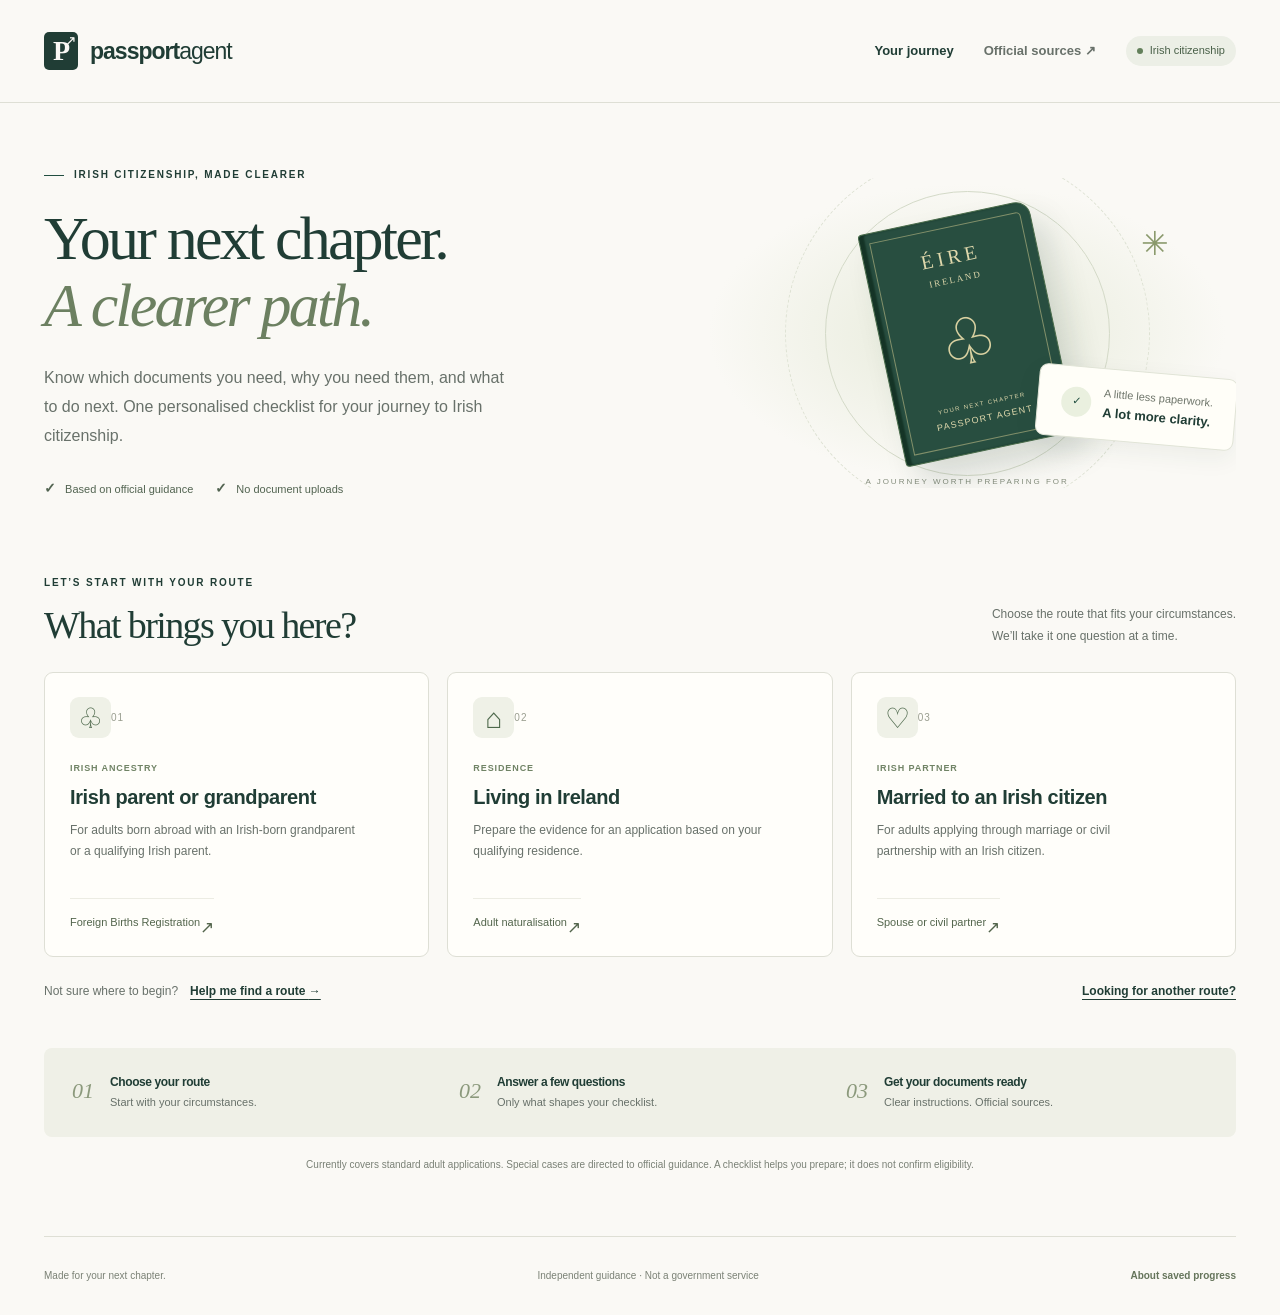
<file: docs/index.html>
<!doctype html>
<html lang="en">
<head>
  <meta charset="utf-8">
  <meta name="viewport" content="width=device-width, initial-scale=1">
  <meta name="theme-color" content="#193c34">
  <meta name="description" content="A clearer path to your Irish citizenship document checklist.">
  <title>Passport Agent · Your next chapter, clearly</title>
  <link rel="icon" href="./favicon.svg" type="image/svg+xml">
  <link rel="stylesheet" href="./styles.css">
  <script src="./pages.js" defer></script>
  <script src="./app.js" defer></script>
</head>
<body>
  <a class="skip" href="#main">Skip to content</a>
  <header class="header">
    <a class="brand" href="./" aria-label="Passport Agent home"><span class="brand-mark" aria-hidden="true">P<span>↗</span></span><span>passport<span class="brand-light">agent</span></span></a>
    <nav aria-label="Main navigation">
      <button class="nav-link" id="home-nav">Your journey</button>
      <button class="nav-link" id="sources-nav">Official sources <span aria-hidden="true">↗</span></button>
      <span class="local-badge"><i></i> Irish citizenship</span>
    </nav>
  </header>
  <main id="main" tabindex="-1"><div class="loading">Preparing your path…</div></main>
  <footer class="footer">
    <span>Made for your next chapter.</span>
    <span>Independent guidance · Not a government service</span>
    <button id="privacy-button" class="text-button">About saved progress</button>
  </footer>
  <div id="toast" role="status" aria-live="polite"></div>
  <dialog id="modal" aria-labelledby="modal-title"><div id="modal-content"></div><button class="button secondary" id="close-modal">Close</button></dialog>
  <noscript><p>Enable JavaScript to use the guided questionnaire. Official instructions are available at irishimmigration.ie and ireland.ie.</p></noscript>
</body>
</html>
</file>
<file: docs/styles.css>
:root{--ink:#203d35;--muted:#68716a;--green:#214e40;--paper:#faf9f5;--cream:#f0eee4;--line:#dedfd5;--accent:#d8e4bc;--white:#fff;--amber:#78551e}
*{box-sizing:border-box}body{margin:0;background:var(--paper);color:var(--ink);font:15px/1.6 -apple-system,BlinkMacSystemFont,"Segoe UI",sans-serif}button,input{font:inherit}button,a,input{touch-action:manipulation}button{cursor:pointer}a{color:inherit}button:disabled{cursor:wait;opacity:.55}button:focus-visible,a:focus-visible,input:focus-visible{outline:3px solid #b17c38;outline-offset:5px}h1,h2,h3,p{margin-top:0}h1,h2,h3{line-height:1.15}h1,h2{font-family:Georgia,"Times New Roman",serif;font-weight:400;letter-spacing:-1.6px}h1{font-size:58px;margin-bottom:20px}h2{font-size:38px}h3{font-size:19px;font-weight:600;letter-spacing:-.4px}p{margin-bottom:16px}.header{height:103px;max-width:1280px;margin:auto;display:flex;align-items:center;justify-content:space-between;border-bottom:1px solid var(--line);padding:0 44px}.brand{text-decoration:none;display:flex;gap:12px;align-items:center;font-size:23px;font-weight:650;letter-spacing:-1px}.brand-light{font-weight:350}.brand-mark{background:var(--ink);color:var(--paper);height:38px;width:34px;border-radius:5px;display:inline-flex;align-items:center;justify-content:center;font-family:Georgia,serif;font-size:28px;position:relative}.brand-mark>span{font:15px sans-serif;position:absolute;right:2px;top:0}nav{display:flex;align-items:center;gap:30px}.nav-link,.text-button{border:0;background:none;color:var(--ink);padding:7px 0;font-size:13px;font-weight:600}.nav-link{color:var(--muted)}.nav-link.selected{color:var(--ink)}.local-badge{display:flex;align-items:center;gap:7px;background:#ecefe6;padding:6px 11px;border-radius:30px;font-size:11px;color:#496048}.local-badge i,.status-dot{width:6px;height:6px;border-radius:50%;background:#63805b;display:inline-block}.status-dot{margin-right:10px}main{max-width:1192px;margin:auto;min-height:70vh;padding:0 0 32px}.hero{display:grid;grid-template-columns:1.18fr 1fr;padding:64px 0 50px;gap:45px;align-items:center}.eyebrow{font-size:10px;font-weight:700;letter-spacing:1.8px;margin-bottom:22px;display:flex;align-items:center;gap:10px}.small-line{width:20px;height:1px;background:var(--green)}.hero h1{font-size:70px;line-height:1.08;letter-spacing:-2.8px;margin-bottom:25px}.hero h1 em{color:#6c8061;font-weight:400}.hero-description{max-width:470px;font-size:16px;line-height:1.8;color:var(--muted)}.hero-notes{display:flex;flex-wrap:wrap;gap:22px;margin-top:27px;font-size:11px;color:#526451}.hero-notes b{margin-right:6px;font-size:14px}.hero-art{height:330px;position:relative;display:flex;align-items:center;justify-content:center;overflow:hidden;background:radial-gradient(ellipse at center,#e6ead9 0%,transparent 68%)}.passport-book{width:174px;height:237px;background:#284e40;color:#dfd8ac;border:1px solid #496b4a;border-radius:4px 15px 15px 4px;transform:rotate(-12deg);box-shadow:12px 20px 30px #213d3525,inset 5px 0 2px #153426;display:flex;flex-direction:column;align-items:center;justify-content:space-between;padding:23px 12px 22px;z-index:1;outline:1px solid #82906a;outline-offset:-11px}.book-top{font-family:Georgia,serif;font-size:20px;letter-spacing:4px;text-align:center}.book-top span{font-family:inherit;display:block;font-size:9px;letter-spacing:2px}.harp{font-size:64px;line-height:1;color:#d9d1a1}.book-bottom{font-size:6px;letter-spacing:1.4px;text-align:center;line-height:2}.book-bottom span{font-size:9px;letter-spacing:1.2px}.orbit{position:absolute;border:1px solid #d4dac8;border-radius:50%;width:285px;height:285px}.orbit-two{width:365px;height:365px;border-style:dashed;opacity:.7}.floating-note{position:absolute;z-index:2;bottom:45px;right:15px;background:#fffef8;border:1px solid #e1e4d7;border-radius:9px;padding:16px 23px;display:flex;align-items:center;gap:12px;box-shadow:0 8px 24px #243c3510;transform:rotate(5deg);font-size:11px;color:#6e756a}.floating-note strong{font-size:13px;color:var(--ink)}.note-check{border-radius:50%;background:#eaf0df;color:var(--green);width:30px;height:30px;display:grid;place-items:center}.star{position:absolute;color:#8a996c;z-index:2;font-size:33px}.star-one{right:67px;top:40px}.art-caption{position:absolute;bottom:0;left:50%;transform:translateX(-50%);white-space:nowrap;font-size:8px;letter-spacing:2px;color:#858e7d}.section-heading{display:flex;justify-content:space-between;align-items:flex-end;margin-bottom:25px}.section-heading .eyebrow{margin-bottom:13px}.section-heading h2{margin-bottom:0}.section-heading>p{margin:0;color:var(--muted);font-size:12px;line-height:1.8}.route-section{padding-top:25px}.route-grid{display:grid;grid-template-columns:repeat(3,1fr);gap:18px}.route-card{border:1px solid var(--line);background:#fffefa;text-align:left;padding:24px 25px 0;border-radius:9px;color:var(--ink);transition:transform .18s,border-color .18s,box-shadow .18s;display:flex;flex-direction:column;min-height:285px}.route-card:hover{transform:translateY(-4px);border-color:#8fa484;box-shadow:0 8px 24px #223e350a}.card-top{display:flex;justify-content:space-between;align-items:center;margin-bottom:23px}.route-icon{background:#eff1e7;width:41px;height:41px;border-radius:9px;display:grid;place-items:center;font-size:28px;color:#4d684b}.route-number{font-size:10px;letter-spacing:1px;color:#9a9e90}.tag{font-size:9px;letter-spacing:.9px;text-transform:uppercase;font-weight:600;color:#708365;margin-bottom:10px}.route-card h3{margin-bottom:11px;font-size:20px}.route-card>p{font-size:12px;line-height:1.8;color:var(--muted);max-width:290px;flex:1}.card-bottom{border-top:1px solid #ecece3;display:flex;justify-content:space-between;padding:15px 0;font-size:11px;color:#53654c}.card-bottom>span{font-size:17px}.route-help{display:flex;align-items:center;gap:12px;margin-top:18px;font-size:12px;color:var(--muted)}.route-help .text-button{font-size:12px;text-decoration:underline;text-underline-offset:4px}.other-routes{margin-left:auto}.how-strip{display:grid;grid-template-columns:repeat(3,1fr);background:#eff0e7;border-radius:8px;padding:25px 28px;margin:39px 0 20px;gap:25px}.how-strip>div{display:flex;gap:16px;align-items:flex-start}.how-strip>div>span{font-family:Georgia,serif;font-style:italic;color:#8b997c;font-size:22px}.how-strip h3{font-size:12px;margin:3px 0 5px}.how-strip p{font-size:11px;margin:0;color:var(--muted)}.scope-note{font-size:10px;color:#7a8176;text-align:center}.footer{border-top:1px solid var(--line);max-width:1192px;margin:15px auto 0;padding:24px 0;display:flex;align-items:center;justify-content:space-between;gap:20px;font-size:10px;color:#7b8276}.footer .text-button{font-size:10px;color:#65755b}.button{background:var(--green);color:#fff;border:1px solid var(--green);padding:13px 23px;border-radius:6px;font-size:13px;font-weight:550;display:inline-flex;justify-content:center;align-items:center;gap:22px;text-decoration:none;transition:background .15s}.button:hover{background:#163c30}.button.secondary{background:transparent;color:var(--ink);border-color:#cbd1c3}.button.secondary:hover{background:var(--cream)}.button.small{padding:9px 16px;font-size:12px}.button.full{width:100%}.resume-strip{border:1px solid #d3dec5;border-radius:7px;background:#f0f4e9;display:flex;align-items:center;justify-content:space-between;gap:15px;padding:15px 22px;margin:0 0 24px;font-size:12px}.resume-strip>div{display:flex;align-items:center;gap:12px}.danger{color:#8c4941}.steps{list-style:none;display:flex;padding:30px 0;margin:0;border-bottom:1px solid var(--line);gap:60px;color:#959b90;font-size:12px}.steps li{display:flex;align-items:center;gap:12px}.steps li span{width:27px;height:27px;border:1px solid #d9ded1;border-radius:50%;display:grid;place-items:center;font-size:10px}.steps .active{color:var(--ink);font-weight:600}.steps .active span{color:#fff;background:var(--green);border-color:var(--green)}.steps .done span{background:#e6eddc;color:var(--green)}.workspace{display:grid;grid-template-columns:270px 1fr;gap:90px;max-width:1050px;margin:55px auto 70px}.journey-aside h2{font-size:31px;margin-bottom:13px}.journey-aside>p{font-size:12px;color:var(--muted)}.journey-aside .eyebrow{color:var(--green)}.aside-note{border-top:1px solid var(--line);margin:30px 0 20px;padding-top:25px;color:var(--muted);font-size:12px}.aside-note>span{font-size:26px;color:#80966c}.aside-note h3{font-size:15px;color:var(--ink);margin-top:10px}.source-link{font-size:11px;color:#416543;text-decoration:underline;text-underline-offset:3px}.source-link span{display:inline-block;margin-left:3px}.question-panel{background:#fffefa;border:1px solid var(--line);border-radius:10px;padding:32px 36px}.question-meta{display:flex;justify-content:space-between;color:var(--muted);font-size:9px;letter-spacing:1px;margin-bottom:12px}progress{appearance:none;-webkit-appearance:none;border:none;height:5px;width:100%;display:block;border-radius:8px;background:#e8ecdf;overflow:hidden}progress::-webkit-progress-bar{background:#e8ecdf}progress::-webkit-progress-value{background:#7d9564}progress::-moz-progress-bar{background:#7d9564}fieldset{border:0;margin:34px 0 0;padding:0;min-width:0}legend{font-family:Georgia,serif;font-size:29px;line-height:1.25;letter-spacing:-.6px;display:block;margin-bottom:14px;width:100%}.question-help{font-size:12px;color:var(--muted);margin-bottom:24px}.answer-options{display:flex;flex-direction:column;gap:10px}.answer-option{display:flex;align-items:center;gap:13px;border:1px solid #dfe2d6;background:#fff;padding:15px;border-radius:6px;font-size:13px;cursor:pointer}.answer-option:hover{border-color:#8b9c79}.answer-option.chosen{border-color:#69825b;background:#f0f4e9}.answer-option input{accent-color:var(--green);width:17px;height:17px;flex-shrink:0}.question-actions{display:flex;align-items:center;justify-content:space-between;margin-top:30px;gap:18px}.save-row{border-top:1px solid var(--line);padding-top:18px;margin-top:25px;display:flex;align-items:center;justify-content:space-between;gap:12px;color:var(--muted);font-size:10px}.save-row .text-button{font-size:11px}.review-page{max-width:750px;margin:55px auto}.review-page h1,.checklist-header h1,.sources-page h1{font-size:44px}.page-description{color:var(--muted);font-size:14px}.review-list{border:1px solid var(--line);border-radius:9px;background:#fffefa;margin-top:30px;padding:5px 25px}.review-row{display:flex;justify-content:space-between;align-items:center;gap:25px;padding:18px 0;border-bottom:1px solid var(--line)}.review-row:last-child{border:0}.review-row p{font-size:12px;color:var(--muted);margin-bottom:5px}.review-row strong{font-size:13px}.review-row button{font-size:11px}.checklist-header{display:flex;justify-content:space-between;align-items:center;gap:30px;margin:48px 0 25px}.checklist-header .eyebrow{margin-bottom:14px}.toolbar{display:flex;gap:10px;flex-shrink:0}.checklist-layout{display:grid;grid-template-columns:260px 1fr;gap:38px;margin-top:32px}.progress-card{background:#eef1e6;border:1px solid #dbe1ce;border-radius:8px;padding:25px;height:fit-content;position:sticky;top:24px}.progress-card .eyebrow{font-size:9px;margin-bottom:15px}.progress-number{font-size:17px;margin-bottom:0;color:#859175}.progress-number strong{font:58px Georgia,serif;color:var(--ink)}.progress-card>p:not(.eyebrow):not(.progress-number){font-size:11px;color:var(--muted)}.progress-card progress{margin:20px 0}.small-copy{font-size:11px;color:var(--muted)}.progress-card .button{font-size:11px;margin-top:8px}.download{font-size:11px;margin:10px auto;display:block}.progress-card hr{border:0;border-top:1px solid #d9dfce;margin:20px 0}.document-group{margin-bottom:30px}.document-group h2{font:24px Georgia,serif;letter-spacing:-.5px;display:flex;justify-content:space-between;align-items:center;margin-bottom:14px}.document-group h2>span{font:10px -apple-system,sans-serif;letter-spacing:0;color:var(--muted)}.document{border:1px solid var(--line);border-radius:8px;background:#fffefa;margin-bottom:12px;padding:22px 25px}.document.is-ready{background:#f1f5eb;border-color:#c5d1b6}.document-heading{display:flex;gap:15px;align-items:flex-start}.document-heading input{accent-color:var(--green);width:18px;height:18px;margin:4px 0 0;flex-shrink:0}.document-heading label{font-size:16px;font-weight:600;cursor:pointer}.document-tags{display:flex;flex-wrap:wrap;gap:7px;margin-top:7px}.document-tags>span{font-size:9px;border-radius:4px;padding:3px 7px;background:#edf0e5;color:#55634a}.document-tags .conditional{background:#f3e8cf;color:var(--amber)}.document-body{margin:13px 0 0 33px;font-size:12px;color:var(--muted)}.document-body p{margin-bottom:10px}.document-reason{font-size:11px}.document-reason strong{font-weight:500;color:#55684b}.notice-panel{border:1px solid #e5d8b9;background:#faf4e7;border-radius:8px;padding:22px 27px;margin:20px 0;color:#71552c}.notice-panel h2{font:18px -apple-system,sans-serif;letter-spacing:0;font-weight:600;margin-bottom:12px}.notice-panel p{font-size:12px;margin-bottom:10px}.notice-panel p:last-child{margin-bottom:0}.notice-panel .source-link{color:#71552c;white-space:nowrap}.final-note{padding:24px;border-radius:7px;background:#eeefe7;margin:20px 0}.final-note h3{font-size:14px}.final-note p{font-size:12px;color:var(--muted);margin-bottom:8px}.empty-actions{margin:35px 0 100px}.sources-page{margin:55px 0}.source-grid{display:grid;grid-template-columns:repeat(2,1fr);gap:20px;margin:35px 0}.source-card{padding:27px;background:#fffefa;border:1px solid var(--line);border-radius:8px}.source-card h2{font-size:24px;letter-spacing:-.6px;margin:16px 0}.source-card p{font-size:12px;color:var(--muted)}#toast{position:fixed;bottom:25px;left:50%;transform:translateX(-50%) translateY(100px);opacity:0;background:var(--ink);color:#fff;padding:14px 25px;border-radius:7px;font-size:13px;max-width:90vw;z-index:50;transition:.2s;pointer-events:none}#toast.visible{transform:translateX(-50%);opacity:1}dialog{border:1px solid var(--line);border-radius:12px;background:var(--paper);color:var(--ink);padding:35px;max-width:550px;width:calc(100% - 36px);max-height:85vh}dialog::backdrop{background:#183b3466;backdrop-filter:blur(3px)}dialog h2{font-size:33px}dialog p{font-size:13px;color:var(--muted)}dialog .button{margin-top:15px}.finder-options p{padding-bottom:15px;border-bottom:1px solid var(--line)}.skip{position:absolute;left:15px;top:-80px;background:var(--ink);color:#fff;padding:12px;z-index:100}.skip:focus{top:10px}.sr-only{position:absolute;width:1px;height:1px;padding:0;margin:-1px;overflow:hidden;clip:rect(0,0,0,0);white-space:nowrap;border:0}.loading,.error-page{padding:90px 30px}h1:focus,h2:focus,legend:focus,main:focus{outline:none}
@media(min-width:1450px){.hero{padding-top:80px;padding-bottom:65px}.hero-art{height:355px}.route-card{min-height:300px}}
@media(max-width:1280px){main,.footer{margin-left:44px;margin-right:44px}.header{padding:0 44px}.hero h1{font-size:62px}.hero{gap:20px}.hero-art{height:310px}.floating-note{right:0}.workspace{gap:45px;grid-template-columns:230px 1fr}.checklist-header h1{font-size:37px}.toolbar .button{padding:11px 15px}}
@media(max-width:900px){.header{padding:0 25px;height:85px}main,.footer{margin-left:25px;margin-right:25px}nav{gap:18px}.hero{padding-top:45px;gap:10px}.hero h1{font-size:50px}.hero-description{font-size:14px}.hero-art{height:290px}.passport-book{width:145px;height:205px}.floating-note{padding:12px;font-size:9px;bottom:30px}.floating-note strong{font-size:11px}.route-grid{gap:12px}.route-card{padding:20px 18px 0}.route-card h3{font-size:18px}.section-heading>p{font-size:11px}.how-strip{padding:20px;gap:15px}.how-strip>div{gap:10px}.workspace{grid-template-columns:190px 1fr;gap:25px}.question-panel{padding:25px}.steps{gap:30px}.checklist-header{display:block}.toolbar{margin:20px 0}.checklist-layout{grid-template-columns:210px 1fr;gap:22px}.progress-card{padding:20px}.resume-strip{align-items:flex-start}.resume-strip>div:first-child{display:block}.resume-strip>div:first-child>span:last-child{display:block}.footer{flex-wrap:wrap}}
@media(max-width:640px){.header{height:77px;padding:0 20px}.brand{font-size:20px;gap:9px}.brand-mark{width:28px;height:32px;font-size:24px}.local-badge{display:none}nav{gap:13px}.nav-link{font-size:10px}main,.footer{margin-left:20px;margin-right:20px}.hero{grid-template-columns:1fr;padding:37px 0 20px;gap:15px}.hero h1{font-size:53px}.hero-description{font-size:14px}.hero .eyebrow{font-size:9px}.hero-art{height:230px;max-width:360px;width:100%;margin:0 auto}.passport-book{height:180px;width:135px;padding:18px 10px}.harp{font-size:45px}.book-top{font-size:17px}.book-bottom{font-size:5px}.book-bottom span{font-size:7px}.orbit{width:200px;height:200px}.orbit-two{width:260px;height:260px}.floating-note{right:5px;bottom:25px}.art-caption{font-size:7px}.hero-notes{gap:15px;font-size:10px;margin-top:20px}.section-heading{display:block}.section-heading h2{font-size:34px}.section-heading>p{margin-top:15px}.section-heading>p br{display:none}.route-grid{grid-template-columns:1fr;gap:14px}.route-card{min-height:240px;padding:22px 24px 0}.card-top{margin-bottom:13px}.route-card h3{font-size:22px}.route-card>p{max-width:none}.route-help{flex-wrap:wrap;gap:4px 10px}.other-routes{margin-left:0;width:100%;text-align:left}.how-strip{grid-template-columns:1fr;gap:20px;margin-top:25px}.how-strip h3{font-size:13px}.how-strip p{font-size:12px}.scope-note{text-align:left}.footer{display:block;font-size:10px}.footer>span{display:block;margin-bottom:8px}.steps{gap:15px;padding:22px 0;justify-content:space-between;font-size:9px}.steps li{gap:6px;flex:1;align-items:flex-start}.steps li span{flex-shrink:0;width:22px;height:22px;font-size:8px}.workspace{grid-template-columns:1fr;gap:20px;margin:26px auto}.journey-aside .aside-note,.journey-aside>.source-link{display:none}.journey-aside h2{font-size:27px;margin-bottom:5px}.journey-aside .eyebrow{margin-bottom:10px}.journey-aside>p{display:inline;margin-right:15px}.question-panel{padding:24px 20px}.question-meta{font-size:8px}legend{font-size:27px}.answer-option{font-size:12px}.save-row{font-size:9px}.save-row .text-button{font-size:10px}.review-page{margin:30px 0}.review-page h1,.checklist-header h1,.sources-page h1{font-size:36px}.review-list{padding:0 18px}.review-row{gap:15px}.checklist-layout{grid-template-columns:1fr}.progress-card{position:static}.progress-card .button{width:auto}.progress-card .download{display:inline-block;margin-left:15px}.progress-card hr{margin:15px 0}.progress-card .small-copy{margin:10px 0}.document{padding:20px}.document-group h2{font-size:23px}.document-heading label{font-size:15px}.source-grid{grid-template-columns:1fr}.source-card{padding:23px}.notice-panel{padding:20px}.resume-strip{display:block;padding:16px}.resume-strip>div:last-child{margin-top:12px;justify-content:space-between}.checklist-header{margin:30px 0 20px}.source-card h2{font-size:23px}.sources-page{margin-top:35px}}
@media(prefers-reduced-motion:reduce){*{transition:none!important;scroll-behavior:auto!important}}
@media print{body{background:#fff;color:#111;font-size:11px}.header{height:60px;padding:0;border-bottom:1px solid #ccc}.header nav,.footer,.steps,.toolbar,.progress-card,.text-button,.empty-actions,#toast,dialog,.skip{display:none!important}main{margin:0;max-width:none;padding:0}.checklist-header{margin:25px 0}.checklist-header h1{font-size:30px}.checklist-layout{display:block}.document{break-inside:avoid;background:#fff!important;border:1px solid #ccc;padding:15px}.document-group h2{font-size:21px}.document-body,.document-heading label,.notice-panel p{font-size:11px}.source-link{font-size:9px;overflow-wrap:anywhere}.source-link::after{content:" (" attr(href) ")";display:block;color:#555}.notice-panel{background:#fff;border:1px solid #999;break-inside:avoid}.document-group{margin-bottom:20px}.final-note{background:#fff}.page-description{font-size:12px}.brand-mark{print-color-adjust:exact;-webkit-print-color-adjust:exact}input[type=checkbox]{appearance:auto}.document-tags>span{background:none;padding:0}.document.is-ready .document-heading label::after{content:" — marked ready";font-weight:400}}

/* Evidence choices and independent point targets. */
.requirements-overview{background:#eef3e6;border:1px solid #cedbc0;border-radius:9px;padding:25px;margin:25px 0}.requirements-overview h2{font:24px Georgia,serif;letter-spacing:-.5px}.requirements-overview>p{font-size:12px;margin:15px 0 0;color:#52614a}.requirements-grid{display:grid;grid-template-columns:repeat(3,1fr);gap:15px}.requirements-grid a{display:flex;flex-direction:column;padding:16px;background:#fffefa;border:1px solid #d9e2cf;border-radius:6px;text-decoration:none;gap:4px}.requirements-grid a:hover{border-color:#617e50}.requirements-grid strong{font-size:18px}.requirements-grid span{font-size:12px}.requirements-grid small{font-size:10px;color:var(--muted)}.section-intro{margin-bottom:25px;scroll-margin-top:20px}.section-intro h2,.points-section h2{font:29px Georgia,serif;letter-spacing:-.7px;margin-bottom:15px}.section-intro p,.points-section>p{font-size:13px;color:#56644f}.points-section{margin:40px 0;padding-top:28px;border-top:1px solid var(--line);scroll-margin-top:20px}.points-section .eyebrow{font-size:10px;color:var(--green)}.points-section h3{font-size:18px;margin:28px 0 12px}.score-total{background:#e7efdc;padding:14px 17px;border-radius:6px;font-size:14px!important;font-weight:650;color:var(--ink)!important}.table-scroll{width:100%;overflow-x:auto;margin:20px 0 30px;border:1px solid var(--line);border-radius:7px;background:#fffefa}.evidence-table{border-collapse:collapse;width:100%;text-align:left;font-size:11px;line-height:1.6}.evidence-table caption{text-align:left;padding:14px 15px;background:#e9eee1;font-weight:650;font-size:12px;color:var(--ink)}.evidence-table th,.evidence-table td{padding:12px 13px;border-bottom:1px solid #e4e6dc;vertical-align:top}.evidence-table thead th{background:#f3f5ed;color:#67715e;font-size:10px;letter-spacing:.2px;font-weight:500}.evidence-table tbody th{font-weight:600;min-width:120px;width:32%}.evidence-table tbody td:last-child{color:#637059}.evidence-table input{accent-color:var(--green);height:17px;width:17px}.evidence-table .point-value{font-size:14px;font-weight:700;color:var(--green);white-space:nowrap}.evidence-table .source-link{font-size:9px;display:inline-block;margin-top:5px}.year-planner{display:grid;gap:15px;margin:20px 0 35px}.year-row{border:1px solid #d7decc;border-radius:7px;background:#f3f6ee;padding:17px;margin:0;display:grid;grid-template-columns:1fr 1fr;gap:13px;min-width:0}.year-row legend{font:600 13px -apple-system,BlinkMacSystemFont,"Segoe UI",sans-serif;letter-spacing:0;width:auto;padding:0 7px;margin:0}.year-row label{font-size:11px;color:#59694d;min-width:0}.year-row select{display:block;width:100%;font:12px -apple-system,BlinkMacSystemFont,"Segoe UI",sans-serif;padding:12px 8px;border:1px solid #bfcbb2;border-radius:5px;background:#fff;color:var(--ink);margin-top:6px;min-width:0}.year-row>p{grid-column:1/-1;margin:0;font-size:12px;font-weight:600}.points-section select:focus-visible{outline:3px solid #b17c38;outline-offset:3px}.points-section .final-note h3{margin-top:0}
@media(max-width:900px){.requirements-grid strong{font-size:15px}.requirements-grid{gap:10px}.requirements-grid a{padding:13px}.evidence-table td,.evidence-table th{padding:10px}.year-row{grid-template-columns:1fr}.evidence-table{font-size:10px}}
@media(max-width:640px){.requirements-overview{padding:20px}.requirements-grid{grid-template-columns:1fr}.requirements-grid a{padding:14px}.requirements-grid strong{font-size:17px}.evidence-table{min-width:470px}.points-section h2{font-size:27px}.points-section>p{font-size:12px}}
@media print{.requirements-overview{background:white;border:1px solid #999;padding:15px;break-inside:avoid}.requirements-grid{grid-template-columns:repeat(3,1fr)}.requirements-grid a{padding:10px;background:white}.requirements-grid strong{font-size:13px}.requirements-grid small{font-size:9px}.points-section{break-before:auto;margin:25px 0}.points-section h2{font-size:24px}.table-scroll{overflow:visible;border:0}.evidence-table{min-width:0;font-size:9px;width:100%}.evidence-table td,.evidence-table th{padding:8px}.evidence-table tr{break-inside:avoid}.evidence-table thead{display:table-header-group}.evidence-table .source-link::after{font-size:7px;overflow-wrap:anywhere}.year-row{break-inside:avoid;grid-template-columns:1fr 1fr;background:white}.year-row select{font-size:10px}.score-total{background:white!important;border:1px solid #bbb}.points-section>p{font-size:10px}}
</file>
